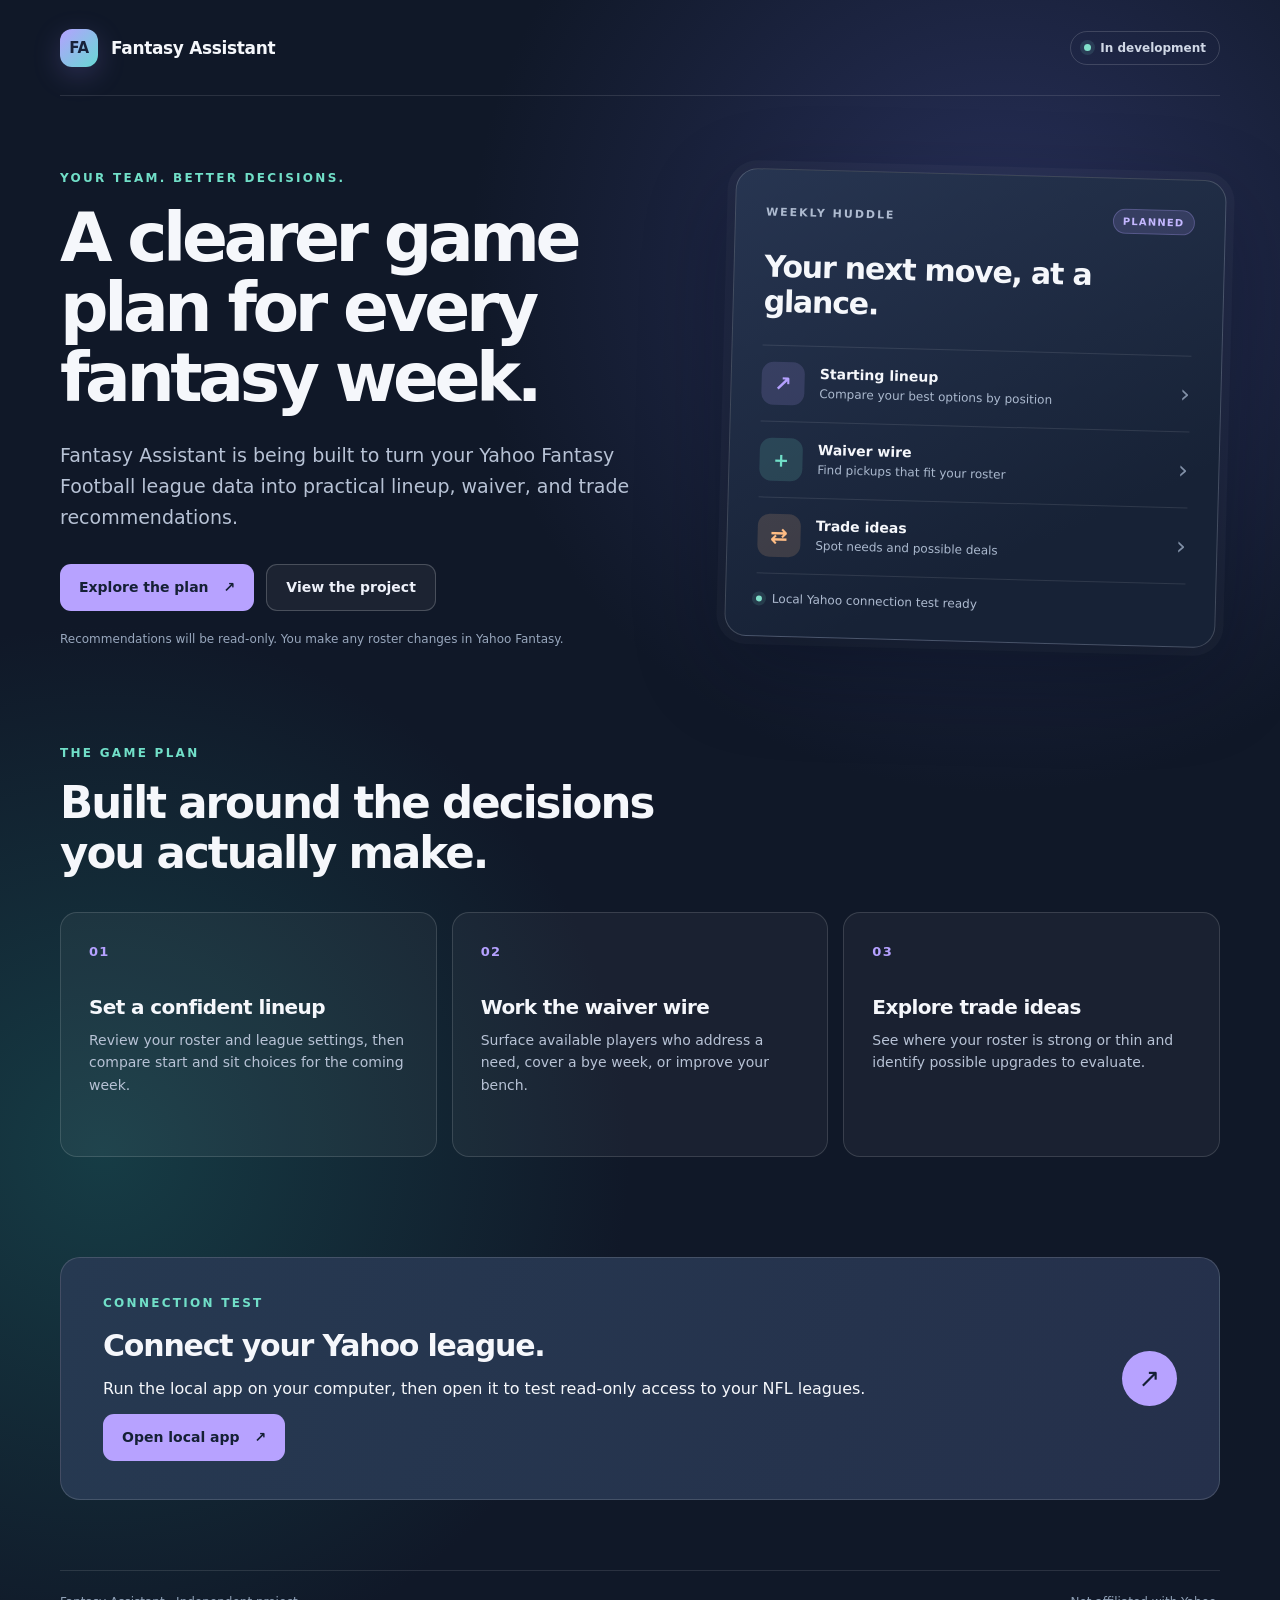
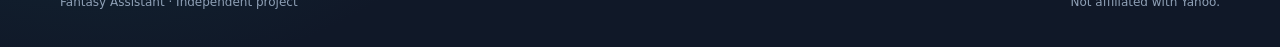
<file: index.html>
<!doctype html>
<html lang="en">
  <head>
    <meta charset="utf-8">
    <meta name="viewport" content="width=device-width, initial-scale=1">
    <meta name="theme-color" content="#101828">
    <meta name="description" content="A personal assistant for smarter Yahoo Fantasy Football decisions.">
    <title>Fantasy Assistant</title>
    <link rel="stylesheet" href="styles.css">
  </head>
  <body>
    <div class="page-shell">
      <header class="site-header">
        <a class="brand" href="./" aria-label="Fantasy Assistant home">
          <span class="brand-mark" aria-hidden="true">FA</span>
          <span>Fantasy Assistant</span>
        </a>
        <span class="status"><span class="status-dot"></span> In development</span>
      </header>

      <main>
        <section class="hero" aria-labelledby="hero-title">
          <div class="hero-copy">
            <p class="eyebrow">YOUR TEAM. BETTER DECISIONS.</p>
            <h1 id="hero-title">A clearer game plan for every fantasy week.</h1>
            <p class="hero-description">Fantasy Assistant is being built to turn your Yahoo Fantasy Football league data into practical lineup, waiver, and trade recommendations.</p>
            <div class="hero-actions">
              <a class="button button-primary" href="#what-it-will-do">Explore the plan <span aria-hidden="true">↗</span></a>
              <a class="button button-secondary" href="https://github.com/dunhamde/fantasy-assistant">View the project</a>
            </div>
            <p class="hero-note">Recommendations will be read-only. You make any roster changes in Yahoo Fantasy.</p>
          </div>
          <div class="preview" aria-label="Preview of planned weekly assistant features">
            <div class="preview-topline"><span>WEEKLY HUDDLE</span><span class="preview-pill">PLANNED</span></div>
            <div class="preview-heading">Your next move, at a glance.</div>
            <div class="preview-row"><span class="preview-icon purple">↗</span><div><strong>Starting lineup</strong><small>Compare your best options by position</small></div><span class="chevron">›</span></div>
            <div class="preview-row"><span class="preview-icon teal">＋</span><div><strong>Waiver wire</strong><small>Find pickups that fit your roster</small></div><span class="chevron">›</span></div>
            <div class="preview-row"><span class="preview-icon orange">⇄</span><div><strong>Trade ideas</strong><small>Spot needs and possible deals</small></div><span class="chevron">›</span></div>
            <div class="preview-footer"><span class="mini-dot"></span> Local Yahoo connection test ready</div>
          </div>
        </section>

        <section class="features" id="what-it-will-do" aria-labelledby="features-title">
          <div class="section-intro"><p class="eyebrow">THE GAME PLAN</p><h2 id="features-title">Built around the decisions you actually make.</h2></div>
          <div class="feature-grid">
            <article class="feature-card"><span class="feature-number">01</span><h3>Set a confident lineup</h3><p>Review your roster and league settings, then compare start and sit choices for the coming week.</p></article>
            <article class="feature-card"><span class="feature-number">02</span><h3>Work the waiver wire</h3><p>Surface available players who address a need, cover a bye week, or improve your bench.</p></article>
            <article class="feature-card"><span class="feature-number">03</span><h3>Explore trade ideas</h3><p>See where your roster is strong or thin and identify possible upgrades to evaluate.</p></article>
          </div>
        </section>

        <section class="next-step" aria-labelledby="next-title"><div><p class="eyebrow">CONNECTION TEST</p><h2 id="next-title">Connect your Yahoo league.</h2><p>Run the local app on your computer, then open it to test read-only access to your NFL leagues.</p><a class="button button-primary" href="http://127.0.0.1:8765/">Open local app <span aria-hidden="true">↗</span></a></div><span class="next-icon" aria-hidden="true">↗</span></section>
      </main>
      <footer class="site-footer"><span>Fantasy Assistant · Independent project</span><span>Not affiliated with Yahoo.</span></footer>
    </div>
  </body>
</html>
</file>
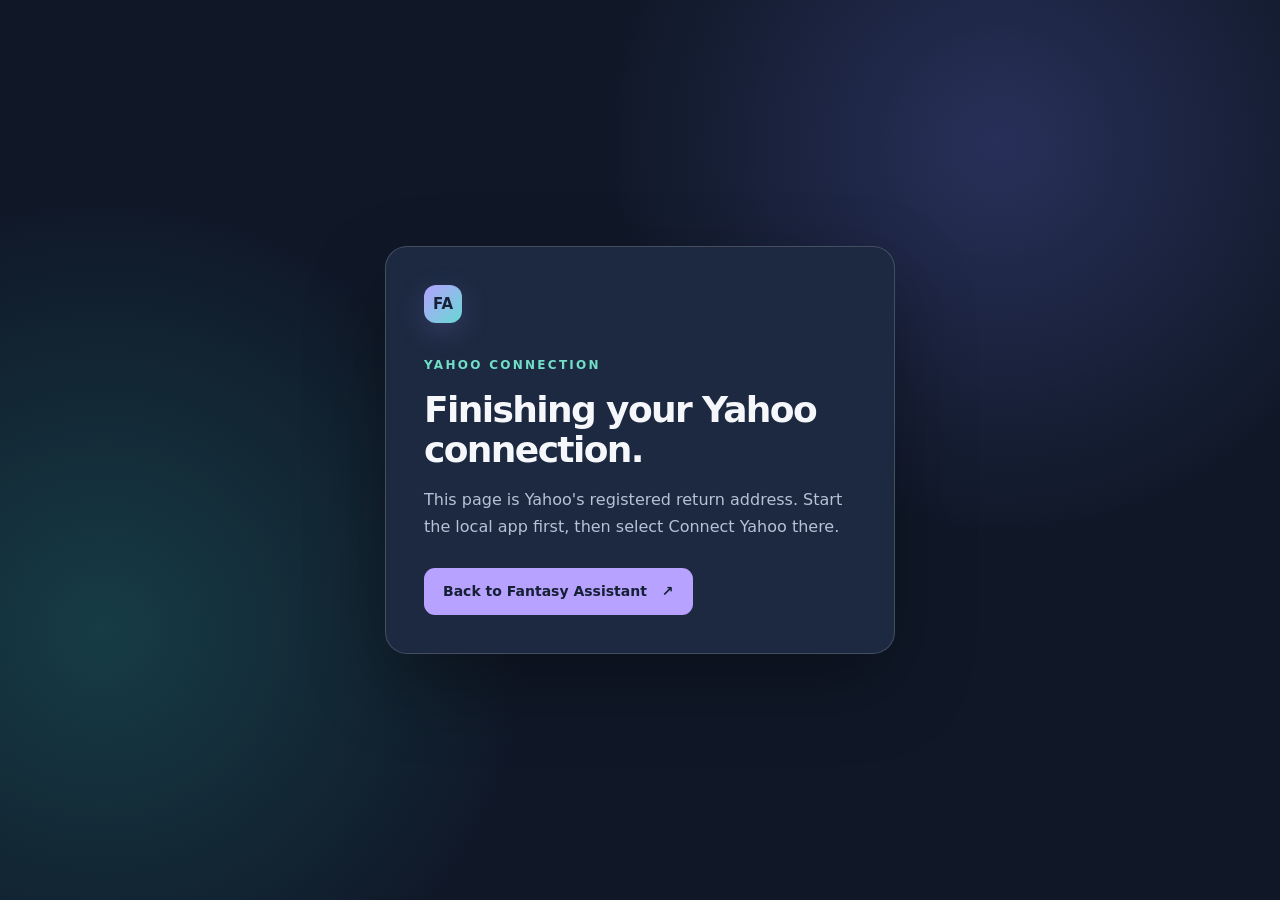
<file: callback.html>
<!doctype html>
<html lang="en">
  <head>
    <meta charset="utf-8">
    <meta name="viewport" content="width=device-width, initial-scale=1">
    <meta name="theme-color" content="#101828">
    <meta name="referrer" content="no-referrer">
    <title>Yahoo connection · Fantasy Assistant</title>
    <link rel="stylesheet" href="styles.css">
  </head>
  <body>
    <main class="callback-layout">
      <div class="callback-card">
        <span class="brand-mark" aria-hidden="true">FA</span>
        <p class="eyebrow">YAHOO CONNECTION</p>
        <h1>Finishing your Yahoo connection.</h1>
        <p>This page is Yahoo's registered return address. Start the local app first, then select Connect Yahoo there.</p>
        <a class="button button-primary" href="./">Back to Fantasy Assistant <span aria-hidden="true">↗</span></a>
        <noscript><p>JavaScript is needed to complete the return to your local app.</p></noscript>
      </div>
    </main>
    <script>
      const params = new URLSearchParams(location.search);
      const allowed = new URLSearchParams();
      for (const key of ["code", "state", "error"]) {
        if (params.has(key)) allowed.set(key, params.get(key));
      }
      history.replaceState(null, "", location.pathname);
      if (allowed.has("state") && (allowed.has("code") || allowed.has("error"))) {
        location.replace(`http://127.0.0.1:8765/finish?${allowed}`);
      }
    </script>
  </body>
</html>
</file>
<file: styles.css>
:root{color-scheme:dark;--bg:#101828;--panel:#182338;--line:#344158;--text:#f5f7fb;--muted:#b7c2d5;--purple:#b5a1ff;--teal:#71dfc8;--orange:#ffbd84;font-family:Inter,ui-sans-serif,system-ui,-apple-system,BlinkMacSystemFont,"Segoe UI",sans-serif}
*{box-sizing:border-box}html{scroll-behavior:smooth}body{margin:0;background:radial-gradient(circle at 78% 16%,#28305a 0,transparent 31%),radial-gradient(circle at 8% 70%,#163c45 0,transparent 32%),var(--bg);color:var(--text);min-height:100vh}a{color:inherit;text-decoration:none}.page-shell{max-width:1240px;margin:auto;padding:0 40px}.site-header{min-height:96px;display:flex;align-items:center;justify-content:space-between;border-bottom:1px solid #ffffff1c}.brand{display:flex;align-items:center;gap:13px;font-weight:750;font-size:17px;letter-spacing:-.02em}.brand-mark{display:inline-grid;place-items:center;width:38px;height:38px;border-radius:12px;background:linear-gradient(135deg,#b5a1ff,#67d9d3);color:#17213a;font-weight:900;font-size:15px;box-shadow:0 8px 28px #a18bff35}.status{display:inline-flex;align-items:center;gap:9px;border:1px solid #ffffff27;border-radius:999px;padding:9px 13px;color:#d0d8e6;font-size:12px;font-weight:650}.status-dot,.mini-dot{width:7px;height:7px;background:#81e0ca;border-radius:50%;box-shadow:0 0 0 4px #81e0ca20}.hero{min-height:610px;display:grid;grid-template-columns:1.1fr .9fr;gap:70px;align-items:center;padding:75px 0 90px}.eyebrow{font-size:12px;letter-spacing:.19em;color:var(--teal);font-weight:800;margin:0 0 18px}.hero h1{font-size:clamp(48px,5.3vw,76px);line-height:1.03;letter-spacing:-.065em;margin:0;max-width:720px}.hero-description{max-width:600px;color:var(--muted);font-size:19px;line-height:1.65;margin:27px 0 30px}.hero-actions{display:flex;gap:12px;flex-wrap:wrap}.button{display:inline-flex;justify-content:center;align-items:center;gap:15px;min-height:47px;border-radius:11px;padding:0 19px;font-weight:750;font-size:14px;transition:transform .15s,background .15s}.button:hover{transform:translateY(-2px)}.button-primary{background:#b7a2ff;color:#152035}.button-primary:hover{background:#ccbcff}.button-secondary{border:1px solid #ffffff33;background:#ffffff0d;color:#eef1fa}.button-secondary:hover{background:#ffffff1c}.hero-note{color:#98a7bd;font-size:12px;margin:21px 0 0}.preview{background:linear-gradient(155deg,#273551,#172236 74%);border:1px solid #ffffff2c;border-radius:22px;padding:30px;box-shadow:0 30px 90px #03081555,0 0 0 8px #ffffff08;transform:rotate(1.5deg)}.preview-topline{display:flex;justify-content:space-between;align-items:center;color:#aebbd0;font-size:11px;letter-spacing:.18em;font-weight:850}.preview-pill{font-size:10px;letter-spacing:.12em;background:#ad9dff27;color:#c4b7ff;border:1px solid #b4a3ff43;border-radius:99px;padding:6px 9px}.preview-heading{font-size:30px;line-height:1.15;font-weight:800;letter-spacing:-.04em;margin:25px 0 26px}.preview-row{display:flex;align-items:center;gap:15px;border-top:1px solid #ffffff1a;padding:16px 0}.preview-row strong,.preview-row small{display:block}.preview-row strong{font-size:14px}.preview-row small{color:#abb9ce;font-size:12px;margin-top:4px;line-height:1.4}.preview-icon{display:grid;place-items:center;width:43px;height:43px;flex:none;border-radius:12px;font-size:21px;font-weight:600}.purple{background:#b5a1ff27;color:var(--purple)}.teal{background:#71dfc827;color:var(--teal)}.orange{background:#ffbd8427;color:var(--orange)}.chevron{margin-left:auto;color:#8291a8;font-size:25px}.preview-footer{display:flex;align-items:center;gap:10px;border-top:1px solid #ffffff1a;color:#aebbd0;font-size:12px;padding-top:18px}.mini-dot{width:6px;height:6px}.features{padding:10px 0 100px}.section-intro h2{font-size:clamp(32px,3.4vw,46px);line-height:1.15;letter-spacing:-.045em;max-width:630px;margin:0 0 34px}.feature-grid{display:grid;grid-template-columns:repeat(3,1fr);gap:15px}.feature-card{padding:28px;border:1px solid #ffffff23;background:#ffffff0b;border-radius:17px;min-height:245px}.feature-number{color:var(--purple);font-weight:800;font-size:13px;letter-spacing:.1em}.feature-card h3{font-size:20px;letter-spacing:-.03em;margin:35px 0 10px}.feature-card p{color:var(--muted);line-height:1.6;font-size:14px;margin:0}.next-step{display:flex;justify-content:space-between;gap:30px;align-items:center;background:linear-gradient(110deg,#263951,#25304b);border:1px solid #ffffff24;border-radius:20px;padding:38px 42px;margin-bottom:70px}.next-step h2{font-size:30px;letter-spacing:-.04em;margin:0 0 10px}.next-step p:last-child{margin:0;color:var(--muted);line-height:1.6;max-width:650px}.next-icon{display:grid;place-items:center;width:55px;height:55px;flex:none;border-radius:50%;background:#b7a2ff;color:#152035;font-size:26px}.site-footer{display:flex;justify-content:space-between;gap:16px;border-top:1px solid #ffffff1c;padding:24px 0 38px;color:#8fa0b6;font-size:12px}.callback-layout{min-height:100vh;display:grid;place-items:center;padding:20px}.callback-card{max-width:510px;border:1px solid #ffffff2c;background:#1c2940;border-radius:22px;padding:38px;box-shadow:0 30px 80px #0005}.callback-card .eyebrow{margin-top:35px}.callback-card h1{font-size:36px;letter-spacing:-.045em;line-height:1.1;margin:0 0 18px}.callback-card p:not(.eyebrow){color:var(--muted);line-height:1.65;margin:0 0 28px}
@media(max-width:850px){.page-shell{padding:0 24px}.hero{grid-template-columns:1fr;gap:50px;padding:70px 0}.preview{transform:none;max-width:570px}.feature-grid{grid-template-columns:1fr}.feature-card{min-height:0}.feature-card h3{margin-top:24px}.features{padding-bottom:70px}}@media(max-width:520px){.page-shell{padding:0 18px}.site-header{min-height:78px}.brand{font-size:15px}.status{font-size:0;padding:8px}.status-dot{width:8px;height:8px}.hero{padding:60px 0}.hero h1{font-size:46px}.hero-description{font-size:16px}.preview{padding:22px}.preview-heading{font-size:25px}.next-step{padding:27px}.next-icon{display:none}.site-footer{flex-direction:column}.callback-card{padding:28px}}
</file>
